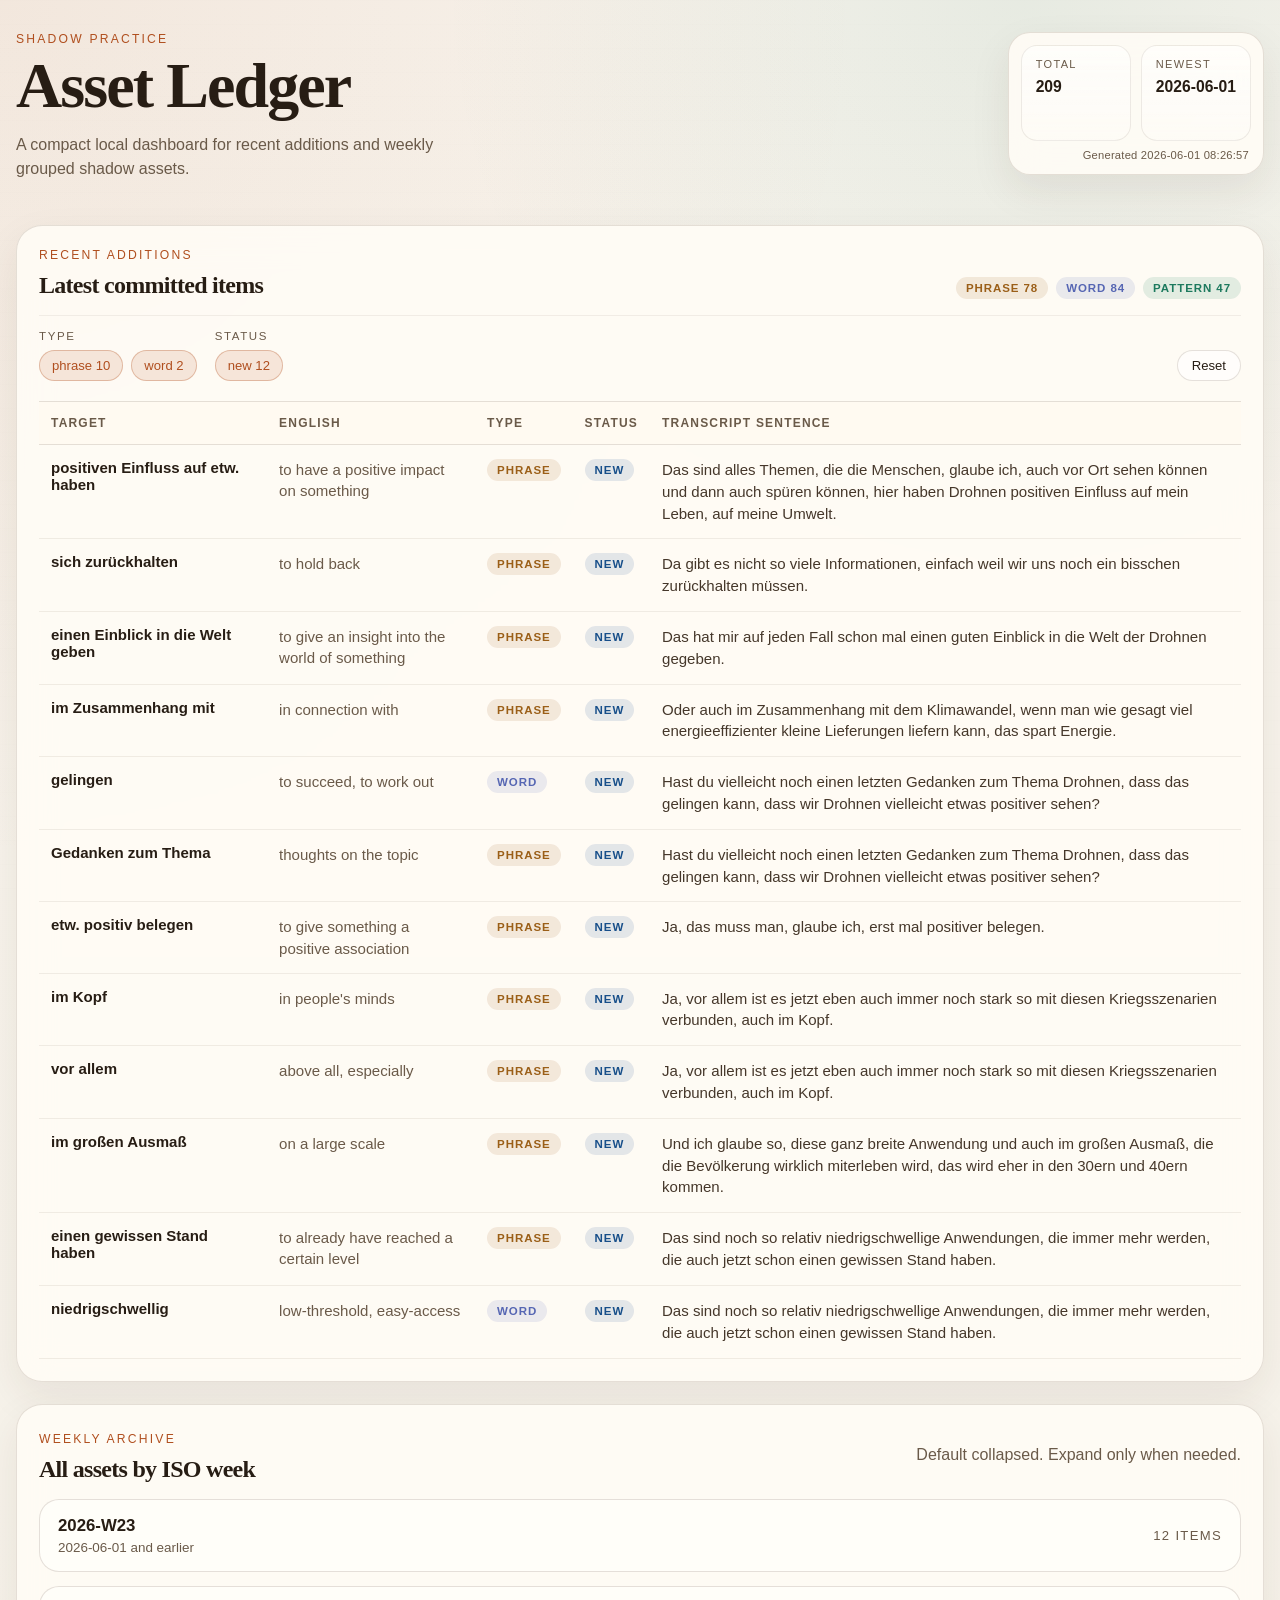
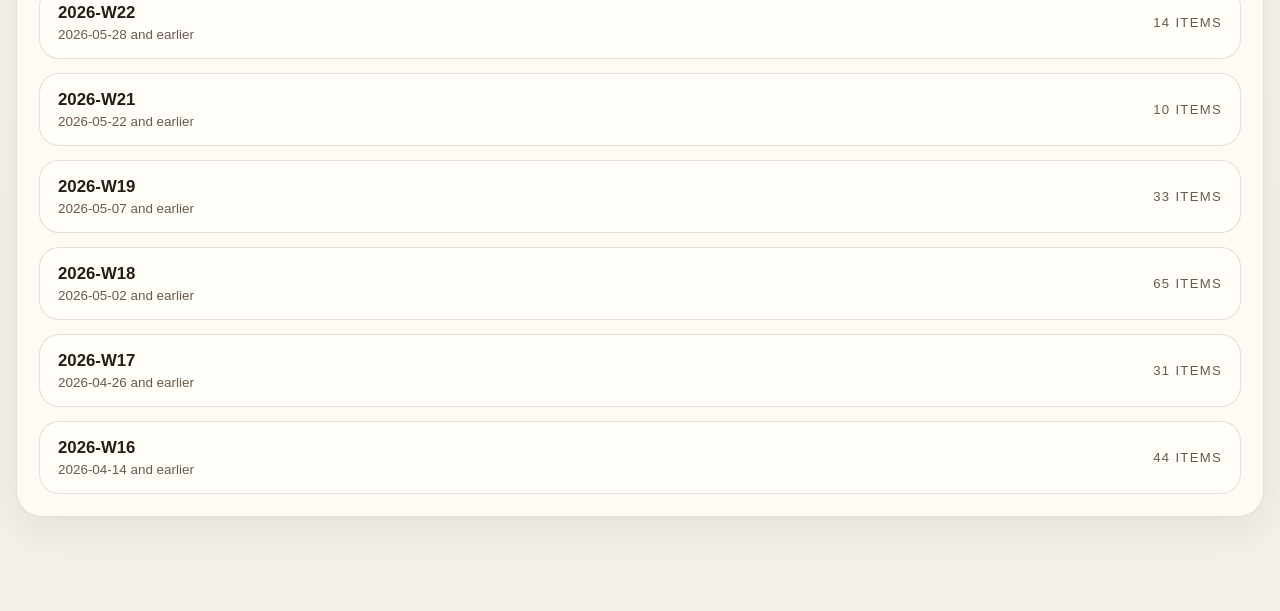
<file: dashboard/index.html>
<!doctype html>
<html lang="en">
  <head>
    <meta charset="utf-8" />
    <meta name="viewport" content="width=device-width, initial-scale=1" />
    <title>Shadow Assets Dashboard</title>
    <link rel="icon" href="data:," />
    <link rel="stylesheet" id="dashboard-stylesheet" href="./styles.css" />
    <script id="dashboard-render-utils" src="./render-utils.js"></script>
    <script>
      (function () {
        const version = new URLSearchParams(window.location.search).get("v");
        if (!version) return;

        const stylesheet = document.getElementById("dashboard-stylesheet");
        if (stylesheet) {
          stylesheet.href = `./styles.css?v=${encodeURIComponent(version)}`;
        }

        const renderUtils = document.getElementById("dashboard-render-utils");
        if (renderUtils) {
          renderUtils.src = `./render-utils.js?v=${encodeURIComponent(version)}`;
        }
      })();
    </script>
  </head>
  <body>
    <div class="grain"></div>
    <main class="shell">
      <header class="hero">
        <div class="hero-copy">
          <p class="eyebrow">Shadow Practice</p>
          <h1>Asset Ledger</h1>
          <p class="hero-text">
            A compact local dashboard for recent additions and weekly grouped
            shadow assets.
          </p>
        </div>
        <section class="summary-panel" id="summary-panel">
          <div class="summary-cards">
            <div class="summary-card">
              <span class="summary-label">Total</span>
              <strong id="total-items">0</strong>
            </div>
            <div class="summary-card">
              <span class="summary-label">Newest</span>
              <strong id="latest-date">-</strong>
            </div>
          </div>
          <p class="summary-meta">Generated <span id="generated-at">-</span></p>
        </section>
      </header>

      <section class="panel recent-panel">
        <div class="panel-head">
          <div>
            <p class="eyebrow">Recent Additions</p>
            <h2>Latest committed items</h2>
          </div>
          <div class="legend" id="type-legend"></div>
        </div>
        <div class="filter-panel" aria-label="Filters">
          <div class="filter-group" id="type-filter-group">
            <span class="filter-label">Type</span>
            <div class="filter-chips" id="type-filters"></div>
          </div>
          <div class="filter-group" id="status-filter-group">
            <span class="filter-label">Status</span>
            <div class="filter-chips" id="status-filters"></div>
          </div>
          <button class="reset-filters" id="reset-filters" type="button">Reset</button>
        </div>
        <div class="table-shell">
          <table class="asset-table" id="recent-table">
            <thead>
              <tr>
                <th>Target</th>
                <th>English</th>
                <th>Type</th>
                <th>Status</th>
                <th>Transcript sentence</th>
              </tr>
            </thead>
            <tbody></tbody>
          </table>
        </div>
      </section>

      <section class="panel weekly-panel">
        <div class="panel-head">
          <div>
            <p class="eyebrow">Weekly Archive</p>
            <h2>All assets by ISO week</h2>
          </div>
          <p class="panel-note">Default collapsed. Expand only when needed.</p>
        </div>
        <div id="weekly-groups" class="weekly-groups"></div>
      </section>
    </main>

    <template id="row-template">
      <tr>
        <td class="target-cell">
          <span class="target-text"></span>
          <span class="collocation-text" hidden></span>
          <span class="reset-hint" hidden></span>
        </td>
        <td class="english-cell"></td>
        <td><span class="pill type-pill"></span></td>
        <td><span class="pill status-pill"></span></td>
        <td class="example-cell"></td>
      </tr>
    </template>

    <script>
      (function () {
        const version = new URLSearchParams(window.location.search).get("v");
        const script = document.createElement("script");
        script.defer = true;
        script.src = version
          ? `./app.js?v=${encodeURIComponent(version)}`
          : "./app.js";
        document.body.appendChild(script);
      })();
    </script>
  </body>
</html>
</file>
<file: dashboard/styles.css>
:root {
  --bg: #f5f1e8;
  --panel: rgba(255, 252, 246, 0.9);
  --panel-strong: rgba(255, 250, 241, 0.96);
  --line: rgba(93, 73, 49, 0.16);
  --text: #271d14;
  --muted: #6a5a49;
  --accent: #b04f1f;
  --accent-soft: rgba(176, 79, 31, 0.12);
  --word: #5666b3;
  --phrase: #9b5f18;
  --pattern: #1d7a5e;
  --new: #184f8a;
  --shadow: 0 16px 40px rgba(65, 44, 26, 0.08);
}

* {
  box-sizing: border-box;
}

body {
  margin: 0;
  color: var(--text);
  font-family: "Aptos", "Segoe UI Variable", "Segoe UI", sans-serif;
  background:
    radial-gradient(circle at top left, rgba(176, 79, 31, 0.08), transparent 34%),
    radial-gradient(circle at 80% 0%, rgba(29, 122, 94, 0.08), transparent 24%),
    linear-gradient(180deg, #f8f4ed 0%, var(--bg) 100%);
}

.grain {
  position: fixed;
  inset: 0;
  pointer-events: none;
  opacity: 0.08;
  background-image:
    linear-gradient(rgba(39, 29, 20, 0.05) 1px, transparent 1px),
    linear-gradient(90deg, rgba(39, 29, 20, 0.04) 1px, transparent 1px);
  background-size: 24px 24px;
}

.shell {
  width: min(1400px, calc(100vw - 32px));
  margin: 0 auto;
  padding: 32px 0 72px;
}

.hero {
  display: grid;
  grid-template-columns: minmax(0, 1.4fr) auto;
  gap: 24px;
  align-items: start;
  margin-bottom: 28px;
}

.hero-copy h1,
.panel-head h2 {
  margin: 0;
  font-family: "Palatino Linotype", "Book Antiqua", Georgia, serif;
  font-weight: 700;
  letter-spacing: -0.03em;
}

.hero-copy h1 {
  font-size: clamp(2.5rem, 5vw, 4.5rem);
  line-height: 0.95;
}

.eyebrow {
  margin: 0 0 10px;
  font-size: 0.76rem;
  letter-spacing: 0.18em;
  text-transform: uppercase;
  color: var(--accent);
}

.hero-text,
.panel-note {
  max-width: 52ch;
  color: var(--muted);
  line-height: 1.5;
}

.summary-panel,
.panel {
  background: var(--panel);
  border: 1px solid var(--line);
  border-radius: 26px;
  box-shadow: var(--shadow);
  backdrop-filter: blur(18px);
}

.summary-panel {
  display: flex;
  flex-direction: column;
  gap: 8px;
  justify-self: end;
  width: min(100%, 420px);
  padding: 12px;
  border-radius: 22px;
}

.summary-cards {
  display: grid;
  grid-template-columns: repeat(2, minmax(0, 1fr));
  gap: 10px;
}

.summary-card {
  padding: 12px 14px 14px;
  border-radius: 16px;
  background: linear-gradient(180deg, rgba(255,255,255,0.6), rgba(255,255,255,0.2));
  border: 1px solid rgba(93, 73, 49, 0.1);
  min-height: 96px;
}

.summary-label {
  display: block;
  font-size: 0.69rem;
  text-transform: uppercase;
  letter-spacing: 0.12em;
  color: var(--muted);
  margin-bottom: 8px;
}

.summary-card strong {
  font-size: 0.98rem;
  font-weight: 700;
  line-height: 1.2;
}

.summary-meta {
  margin: 0;
  align-self: flex-end;
  padding: 0 2px 1px;
  font-size: 0.7rem;
  color: var(--muted);
  letter-spacing: 0.02em;
  text-align: right;
}

.panel {
  padding: 22px;
  margin-bottom: 22px;
}

.panel-head {
  display: flex;
  align-items: flex-end;
  justify-content: space-between;
  gap: 24px;
  margin-bottom: 16px;
}

.legend {
  display: flex;
  flex-wrap: wrap;
  gap: 8px;
}

.filter-panel {
  display: flex;
  flex-wrap: wrap;
  align-items: end;
  gap: 14px 18px;
  margin-bottom: 16px;
  padding: 14px 0 4px;
  border-top: 1px solid rgba(93, 73, 49, 0.08);
}

.filter-group {
  display: flex;
  flex-direction: column;
  gap: 8px;
}

.filter-label {
  font-size: 0.72rem;
  text-transform: uppercase;
  letter-spacing: 0.14em;
  color: var(--muted);
}

.filter-chips {
  display: flex;
  flex-wrap: wrap;
  gap: 8px;
}

.filter-chip,
.reset-filters {
  border: 1px solid rgba(93, 73, 49, 0.16);
  background: rgba(255, 255, 255, 0.58);
  color: var(--text);
  border-radius: 999px;
  padding: 8px 12px;
  font-size: 0.82rem;
  line-height: 1;
  cursor: pointer;
  transition:
    transform 120ms ease,
    background-color 120ms ease,
    border-color 120ms ease,
    color 120ms ease;
}

.filter-chip:hover,
.reset-filters:hover {
  transform: translateY(-1px);
}

.filter-chip[aria-pressed="true"] {
  background: rgba(176, 79, 31, 0.12);
  border-color: rgba(176, 79, 31, 0.3);
  color: var(--accent);
}

.reset-filters {
  margin-left: auto;
  padding-inline: 14px;
}

.table-shell {
  overflow-x: auto;
  border-top: 1px solid var(--line);
}

.asset-table {
  width: 100%;
  border-collapse: collapse;
  font-size: 0.94rem;
}

.asset-table thead th {
  position: sticky;
  top: 0;
  text-align: left;
  background: var(--panel-strong);
  font-size: 0.75rem;
  letter-spacing: 0.1em;
  text-transform: uppercase;
  color: var(--muted);
  padding: 14px 12px;
  border-bottom: 1px solid var(--line);
}

.asset-table tbody td {
  vertical-align: top;
  padding: 14px 12px;
  border-bottom: 1px solid rgba(93, 73, 49, 0.09);
}

.asset-table tbody tr:hover {
  background: rgba(255, 255, 255, 0.45);
}

.target-cell {
  min-width: 220px;
}

.target-text {
  display: block;
  font-weight: 700;
}

.english-cell {
  min-width: 180px;
  color: var(--muted);
  line-height: 1.4;
}

.collocation-text:not([hidden]) {
  display: block;
  margin-top: 6px;
  color: var(--muted);
  font-size: 0.82rem;
  line-height: 1.35;
}

.reset-hint:not([hidden]) {
  display: inline-flex;
  align-items: center;
  margin-top: 8px;
  padding: 4px 8px;
  border-radius: 999px;
  background: rgba(176, 79, 31, 0.12);
  color: var(--accent);
  font-size: 0.72rem;
  font-weight: 700;
  letter-spacing: 0.06em;
  text-transform: uppercase;
}

.example-cell {
  min-width: 420px;
  color: #45372a;
  line-height: 1.45;
}

.pill {
  display: inline-flex;
  align-items: center;
  justify-content: center;
  padding: 5px 10px;
  border-radius: 999px;
  font-size: 0.72rem;
  text-transform: uppercase;
  letter-spacing: 0.08em;
  font-weight: 700;
  white-space: nowrap;
}

.type-word {
  background: rgba(86, 102, 179, 0.12);
  color: var(--word);
}

.type-phrase {
  background: rgba(155, 95, 24, 0.12);
  color: var(--phrase);
}

.type-pattern {
  background: rgba(29, 122, 94, 0.12);
  color: var(--pattern);
}

.status-new {
  background: rgba(24, 79, 138, 0.12);
  color: var(--new);
}

.status-learning {
  background: rgba(176, 79, 31, 0.12);
  color: var(--accent);
}

.status-weak {
  background: rgba(146, 33, 33, 0.12);
  color: #922121;
}

.status-solid {
  background: rgba(29, 122, 94, 0.12);
  color: var(--pattern);
}

.weekly-groups {
  display: grid;
  gap: 14px;
}

.week-card {
  border: 1px solid var(--line);
  border-radius: 20px;
  background: rgba(255, 255, 255, 0.46);
  overflow: clip;
}

.week-card summary {
  cursor: pointer;
  list-style: none;
  padding: 16px 18px;
  display: flex;
  align-items: center;
  justify-content: space-between;
  gap: 16px;
}

.week-card summary::-webkit-details-marker {
  display: none;
}

.week-title {
  display: flex;
  flex-direction: column;
  gap: 4px;
}

.week-title strong {
  font-size: 1.05rem;
}

.week-meta {
  color: var(--muted);
  font-size: 0.84rem;
}

.week-count {
  font-size: 0.82rem;
  color: var(--muted);
  text-transform: uppercase;
  letter-spacing: 0.1em;
}

.week-body {
  padding: 0 18px 18px;
}

.week-card[open] summary {
  border-bottom: 1px solid var(--line);
  background: rgba(255, 255, 255, 0.4);
}

@media (max-width: 920px) {
  .hero {
    grid-template-columns: 1fr;
  }

  .summary-panel {
    gap: 12px;
  }

  .summary-cards {
    grid-template-columns: 1fr;
  }

  .summary-meta {
    align-self: flex-start;
  }

  .panel-head {
    flex-direction: column;
    align-items: flex-start;
  }
}
</file>
